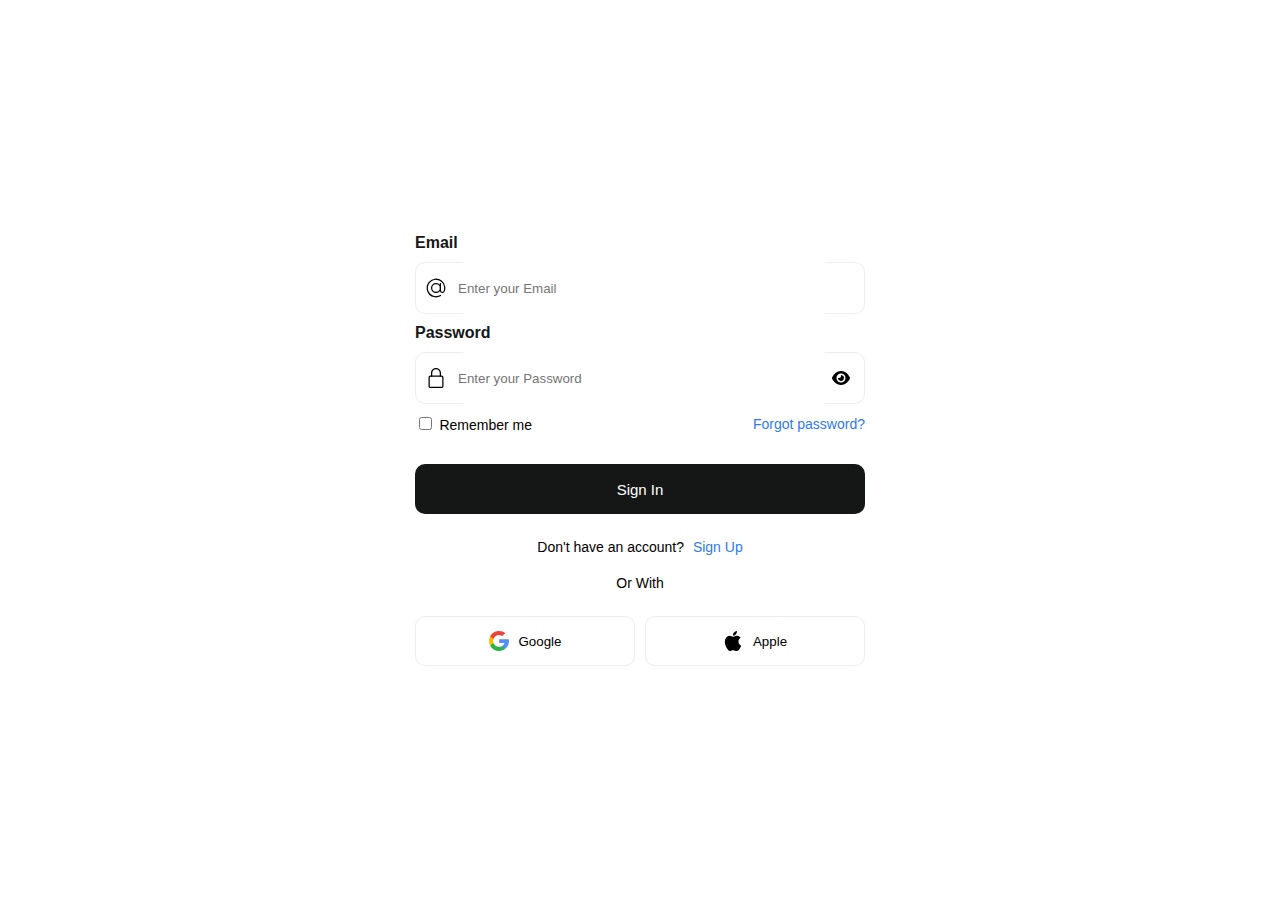
<file: login.html>
<!DOCTYPE html>
<html lang="en">

<head>
    <meta charset="UTF-8">
    <meta name="viewport" content="width=device-width, initial-scale=1.0">
    <title>Login</title>
    <link rel="stylesheet" href="style.css">
</head>

<body>
    <form class="form">
        <div class="flex-column">
            <label>Email </label>
        </div>
        <div class="inputForm">
            <svg height="20" viewBox="0 0 32 32" width="20" xmlns="http://www.w3.org/2000/svg">
                <g id="Layer_3" data-name="Layer 3">
                    <path
                        d="m30.853 13.87a15 15 0 0 0 -29.729 4.082 15.1 15.1 0 0 0 12.876 12.918 15.6 15.6 0 0 0 2.016.13 14.85 14.85 0 0 0 7.715-2.145 1 1 0 1 0 -1.031-1.711 13.007 13.007 0 1 1 5.458-6.529 2.149 2.149 0 0 1 -4.158-.759v-10.856a1 1 0 0 0 -2 0v1.726a8 8 0 1 0 .2 10.325 4.135 4.135 0 0 0 7.83.274 15.2 15.2 0 0 0 .823-7.455zm-14.853 8.13a6 6 0 1 1 6-6 6.006 6.006 0 0 1 -6 6z">
                    </path>
                </g>
            </svg>
            <input type="text" class="input" placeholder="Enter your Email">
        </div>

        <div class="flex-column">
            <label>Password </label>
        </div>
        <div class="inputForm">
            <svg height="20" viewBox="-64 0 512 512" width="20" xmlns="http://www.w3.org/2000/svg">
                <path
                    d="m336 512h-288c-26.453125 0-48-21.523438-48-48v-224c0-26.476562 21.546875-48 48-48h288c26.453125 0 48 21.523438 48 48v224c0 26.476562-21.546875 48-48 48zm-288-288c-8.8125 0-16 7.167969-16 16v224c0 8.832031 7.1875 16 16 16h288c8.8125 0 16-7.167969 16-16v-224c0-8.832031-7.1875-16-16-16zm0 0">
                </path>
                <path
                    d="m304 224c-8.832031 0-16-7.167969-16-16v-80c0-52.929688-43.070312-96-96-96s-96 43.070312-96 96v80c0 8.832031-7.167969 16-16 16s-16-7.167969-16-16v-80c0-70.59375 57.40625-128 128-128s128 57.40625 128 128v80c0 8.832031-7.167969 16-16 16zm0 0">
                </path>
            </svg>
            <input type="password" class="input" placeholder="Enter your Password">
            <svg viewBox="0 0 576 512" height="1em" xmlns="http://www.w3.org/2000/svg">
                <path
                    d="M288 32c-80.8 0-145.5 36.8-192.6 80.6C48.6 156 17.3 208 2.5 243.7c-3.3 7.9-3.3 16.7 0 24.6C17.3 304 48.6 356 95.4 399.4C142.5 443.2 207.2 480 288 480s145.5-36.8 192.6-80.6c46.8-43.5 78.1-95.4 93-131.1c3.3-7.9 3.3-16.7 0-24.6c-14.9-35.7-46.2-87.7-93-131.1C433.5 68.8 368.8 32 288 32zM144 256a144 144 0 1 1 288 0 144 144 0 1 1 -288 0zm144-64c0 35.3-28.7 64-64 64c-7.1 0-13.9-1.2-20.3-3.3c-5.5-1.8-11.9 1.6-11.7 7.4c.3 6.9 1.3 13.8 3.2 20.7c13.7 51.2 66.4 81.6 117.6 67.9s81.6-66.4 67.9-117.6c-11.1-41.5-47.8-69.4-88.6-71.1c-5.8-.2-9.2 6.1-7.4 11.7c2.1 6.4 3.3 13.2 3.3 20.3z">
                </path>
            </svg>
        </div>

        <div class="flex-row">
            <div>
                <input type="checkbox">
                <label>Remember me </label>
            </div>
            <span class="span">Forgot password?</span>
        </div>
        <button class="button-submit">Sign In</button>
        <p class="p">Don't have an account? <span class="span">Sign Up</span>

        </p>
        <p class="p line">Or With</p>

        <div class="flex-row">
            <button class="btn google">
                <svg version="1.1" width="20" id="Layer_1" xmlns="http://www.w3.org/2000/svg"
                    xmlns:xlink="http://www.w3.org/1999/xlink" x="0px" y="0px" viewBox="0 0 512 512"
                    style="enable-background:new 0 0 512 512;" xml:space="preserve">
                    <path style="fill:#FBBB00;" d="M113.47,309.408L95.648,375.94l-65.139,1.378C11.042,341.211,0,299.9,0,256
	c0-42.451,10.324-82.483,28.624-117.732h0.014l57.992,10.632l25.404,57.644c-5.317,15.501-8.215,32.141-8.215,49.456
	C103.821,274.792,107.225,292.797,113.47,309.408z"></path>
                    <path style="fill:#518EF8;" d="M507.527,208.176C510.467,223.662,512,239.655,512,256c0,18.328-1.927,36.206-5.598,53.451
	c-12.462,58.683-45.025,109.925-90.134,146.187l-0.014-0.014l-73.044-3.727l-10.338-64.535
	c29.932-17.554,53.324-45.025,65.646-77.911h-136.89V208.176h138.887L507.527,208.176L507.527,208.176z"></path>
                    <path style="fill:#28B446;" d="M416.253,455.624l0.014,0.014C372.396,490.901,316.666,512,256,512
	c-97.491,0-182.252-54.491-225.491-134.681l82.961-67.91c21.619,57.698,77.278,98.771,142.53,98.771
	c28.047,0,54.323-7.582,76.87-20.818L416.253,455.624z"></path>
                    <path style="fill:#F14336;" d="M419.404,58.936l-82.933,67.896c-23.335-14.586-50.919-23.012-80.471-23.012
	c-66.729,0-123.429,42.957-143.965,102.724l-83.397-68.276h-0.014C71.23,56.123,157.06,0,256,0
	C318.115,0,375.068,22.126,419.404,58.936z"></path>

                </svg>

                Google

            </button><button class="btn apple">
                <svg version="1.1" height="20" width="20" id="Capa_1" xmlns="http://www.w3.org/2000/svg"
                    xmlns:xlink="http://www.w3.org/1999/xlink" x="0px" y="0px" viewBox="0 0 22.773 22.773"
                    style="enable-background:new 0 0 22.773 22.773;" xml:space="preserve">
                    <g>
                        <g>
                            <path
                                d="M15.769,0c0.053,0,0.106,0,0.162,0c0.13,1.606-0.483,2.806-1.228,3.675c-0.731,0.863-1.732,1.7-3.351,1.573 c-0.108-1.583,0.506-2.694,1.25-3.561C13.292,0.879,14.557,0.16,15.769,0z">
                            </path>
                            <path
                                d="M20.67,16.716c0,0.016,0,0.03,0,0.045c-0.455,1.378-1.104,2.559-1.896,3.655c-0.723,0.995-1.609,2.334-3.191,2.334 c-1.367,0-2.275-0.879-3.676-0.903c-1.482-0.024-2.297,0.735-3.652,0.926c-0.155,0-0.31,0-0.462,0 c-0.995-0.144-1.798-0.932-2.383-1.642c-1.725-2.098-3.058-4.808-3.306-8.276c0-0.34,0-0.679,0-1.019 c0.105-2.482,1.311-4.5,2.914-5.478c0.846-0.52,2.009-0.963,3.304-0.765c0.555,0.086,1.122,0.276,1.619,0.464 c0.471,0.181,1.06,0.502,1.618,0.485c0.378-0.011,0.754-0.208,1.135-0.347c1.116-0.403,2.21-0.865,3.652-0.648 c1.733,0.262,2.963,1.032,3.723,2.22c-1.466,0.933-2.625,2.339-2.427,4.74C17.818,14.688,19.086,15.964,20.67,16.716z">
                            </path>
                        </g>
                    </g>
                </svg>

                Apple

            </button>
        </div>
    </form>
</body>
<style>
    .form {
        position: absolute;
        top: 50%;
        left: 50%;
        transform: translate(-50%, -50%);
    }
</style>

</html>
</file>
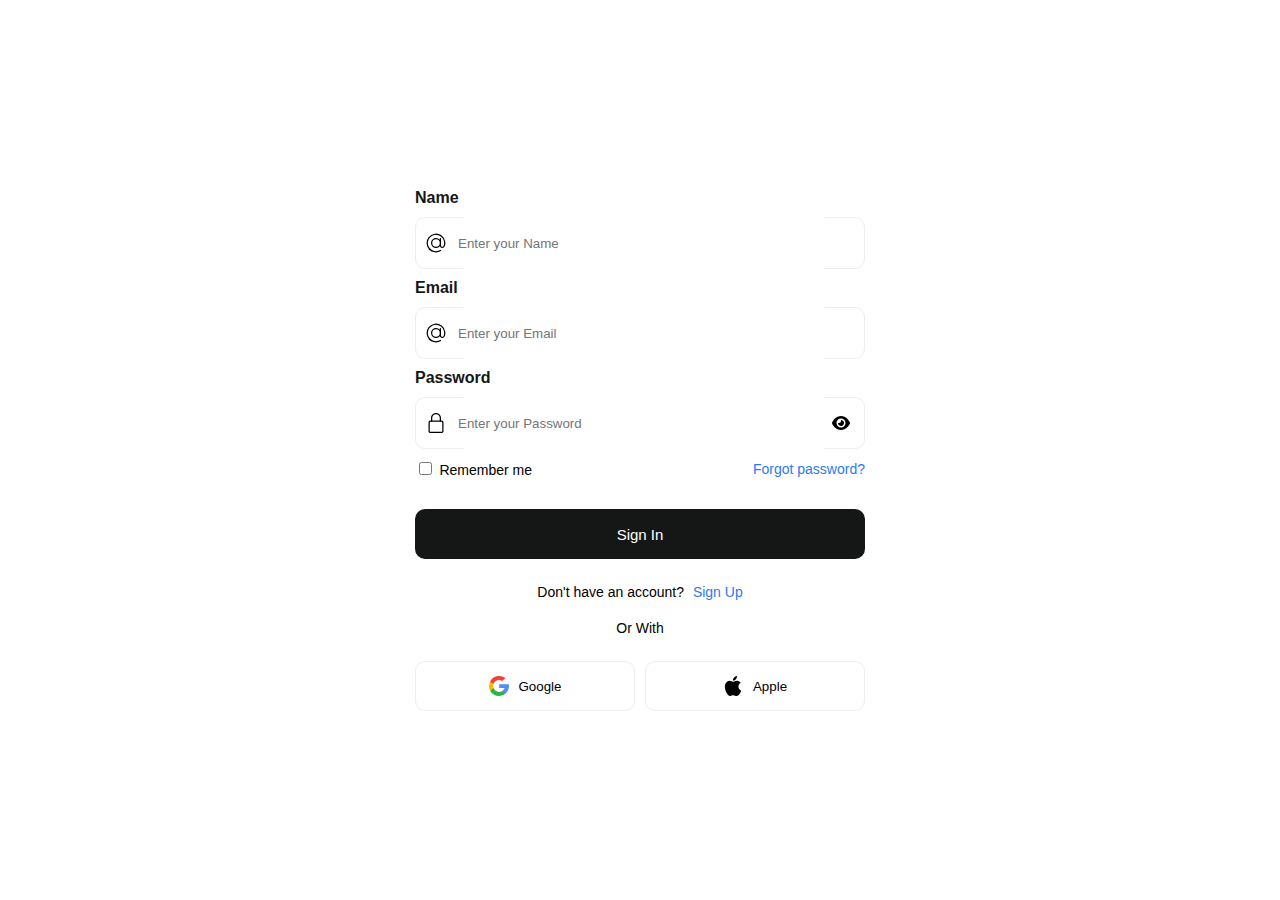
<file: signup.html>
<!DOCTYPE html>
<html lang="en">

<head>
    <meta charset="UTF-8">
    <meta name="viewport" content="width=device-width, initial-scale=1.0">
    <title>Sign up</title>
    <link rel="stylesheet" href="style.css">

</head>

<body>
    <form class="form">
        <div class="flex-column">
            <label>Name </label>
        </div>
        <div class="inputForm">
            <svg height="20" viewBox="0 0 32 32" width="20" xmlns="http://www.w3.org/2000/svg">
                <g id="Layer_3" data-name="Layer 3">
                    <path
                        d="m30.853 13.87a15 15 0 0 0 -29.729 4.082 15.1 15.1 0 0 0 12.876 12.918 15.6 15.6 0 0 0 2.016.13 14.85 14.85 0 0 0 7.715-2.145 1 1 0 1 0 -1.031-1.711 13.007 13.007 0 1 1 5.458-6.529 2.149 2.149 0 0 1 -4.158-.759v-10.856a1 1 0 0 0 -2 0v1.726a8 8 0 1 0 .2 10.325 4.135 4.135 0 0 0 7.83.274 15.2 15.2 0 0 0 .823-7.455zm-14.853 8.13a6 6 0 1 1 6-6 6.006 6.006 0 0 1 -6 6z">
                    </path>
                </g>
            </svg>
            <input type="text" class="input" placeholder="Enter your Name">
        </div>
        <div class="flex-column">
            <label>Email </label>
        </div>
        <div class="inputForm">
            <svg height="20" viewBox="0 0 32 32" width="20" xmlns="http://www.w3.org/2000/svg">
                <g id="Layer_3" data-name="Layer 3">
                    <path
                        d="m30.853 13.87a15 15 0 0 0 -29.729 4.082 15.1 15.1 0 0 0 12.876 12.918 15.6 15.6 0 0 0 2.016.13 14.85 14.85 0 0 0 7.715-2.145 1 1 0 1 0 -1.031-1.711 13.007 13.007 0 1 1 5.458-6.529 2.149 2.149 0 0 1 -4.158-.759v-10.856a1 1 0 0 0 -2 0v1.726a8 8 0 1 0 .2 10.325 4.135 4.135 0 0 0 7.83.274 15.2 15.2 0 0 0 .823-7.455zm-14.853 8.13a6 6 0 1 1 6-6 6.006 6.006 0 0 1 -6 6z">
                    </path>
                </g>
            </svg>
            <input type="text" class="input" placeholder="Enter your Email">
        </div>

        <div class="flex-column">
            <label>Password </label>
        </div>
        <div class="inputForm">
            <svg height="20" viewBox="-64 0 512 512" width="20" xmlns="http://www.w3.org/2000/svg">
                <path
                    d="m336 512h-288c-26.453125 0-48-21.523438-48-48v-224c0-26.476562 21.546875-48 48-48h288c26.453125 0 48 21.523438 48 48v224c0 26.476562-21.546875 48-48 48zm-288-288c-8.8125 0-16 7.167969-16 16v224c0 8.832031 7.1875 16 16 16h288c8.8125 0 16-7.167969 16-16v-224c0-8.832031-7.1875-16-16-16zm0 0">
                </path>
                <path
                    d="m304 224c-8.832031 0-16-7.167969-16-16v-80c0-52.929688-43.070312-96-96-96s-96 43.070312-96 96v80c0 8.832031-7.167969 16-16 16s-16-7.167969-16-16v-80c0-70.59375 57.40625-128 128-128s128 57.40625 128 128v80c0 8.832031-7.167969 16-16 16zm0 0">
                </path>
            </svg>
            <input type="password" class="input" placeholder="Enter your Password">
            <svg viewBox="0 0 576 512" height="1em" xmlns="http://www.w3.org/2000/svg">
                <path
                    d="M288 32c-80.8 0-145.5 36.8-192.6 80.6C48.6 156 17.3 208 2.5 243.7c-3.3 7.9-3.3 16.7 0 24.6C17.3 304 48.6 356 95.4 399.4C142.5 443.2 207.2 480 288 480s145.5-36.8 192.6-80.6c46.8-43.5 78.1-95.4 93-131.1c3.3-7.9 3.3-16.7 0-24.6c-14.9-35.7-46.2-87.7-93-131.1C433.5 68.8 368.8 32 288 32zM144 256a144 144 0 1 1 288 0 144 144 0 1 1 -288 0zm144-64c0 35.3-28.7 64-64 64c-7.1 0-13.9-1.2-20.3-3.3c-5.5-1.8-11.9 1.6-11.7 7.4c.3 6.9 1.3 13.8 3.2 20.7c13.7 51.2 66.4 81.6 117.6 67.9s81.6-66.4 67.9-117.6c-11.1-41.5-47.8-69.4-88.6-71.1c-5.8-.2-9.2 6.1-7.4 11.7c2.1 6.4 3.3 13.2 3.3 20.3z">
                </path>
            </svg>
        </div>

        <div class="flex-row">
            <div>
                <input type="checkbox">
                <label>Remember me </label>
            </div>
            <span class="span">Forgot password?</span>
        </div>
        <button class="button-submit">Sign In</button>
        <p class="p">Don't have an account? <span class="span">Sign Up</span>

        </p>
        <p class="p line">Or With</p>

        <div class="flex-row">
            <button class="btn google">
                <svg version="1.1" width="20" id="Layer_1" xmlns="http://www.w3.org/2000/svg"
                    xmlns:xlink="http://www.w3.org/1999/xlink" x="0px" y="0px" viewBox="0 0 512 512"
                    style="enable-background:new 0 0 512 512;" xml:space="preserve">
                    <path style="fill:#FBBB00;" d="M113.47,309.408L95.648,375.94l-65.139,1.378C11.042,341.211,0,299.9,0,256
	c0-42.451,10.324-82.483,28.624-117.732h0.014l57.992,10.632l25.404,57.644c-5.317,15.501-8.215,32.141-8.215,49.456
	C103.821,274.792,107.225,292.797,113.47,309.408z"></path>
                    <path style="fill:#518EF8;" d="M507.527,208.176C510.467,223.662,512,239.655,512,256c0,18.328-1.927,36.206-5.598,53.451
	c-12.462,58.683-45.025,109.925-90.134,146.187l-0.014-0.014l-73.044-3.727l-10.338-64.535
	c29.932-17.554,53.324-45.025,65.646-77.911h-136.89V208.176h138.887L507.527,208.176L507.527,208.176z"></path>
                    <path style="fill:#28B446;" d="M416.253,455.624l0.014,0.014C372.396,490.901,316.666,512,256,512
	c-97.491,0-182.252-54.491-225.491-134.681l82.961-67.91c21.619,57.698,77.278,98.771,142.53,98.771
	c28.047,0,54.323-7.582,76.87-20.818L416.253,455.624z"></path>
                    <path style="fill:#F14336;" d="M419.404,58.936l-82.933,67.896c-23.335-14.586-50.919-23.012-80.471-23.012
	c-66.729,0-123.429,42.957-143.965,102.724l-83.397-68.276h-0.014C71.23,56.123,157.06,0,256,0
	C318.115,0,375.068,22.126,419.404,58.936z"></path>

                </svg>

                Google

            </button><button class="btn apple">
                <svg version="1.1" height="20" width="20" id="Capa_1" xmlns="http://www.w3.org/2000/svg"
                    xmlns:xlink="http://www.w3.org/1999/xlink" x="0px" y="0px" viewBox="0 0 22.773 22.773"
                    style="enable-background:new 0 0 22.773 22.773;" xml:space="preserve">
                    <g>
                        <g>
                            <path
                                d="M15.769,0c0.053,0,0.106,0,0.162,0c0.13,1.606-0.483,2.806-1.228,3.675c-0.731,0.863-1.732,1.7-3.351,1.573 c-0.108-1.583,0.506-2.694,1.25-3.561C13.292,0.879,14.557,0.16,15.769,0z">
                            </path>
                            <path
                                d="M20.67,16.716c0,0.016,0,0.03,0,0.045c-0.455,1.378-1.104,2.559-1.896,3.655c-0.723,0.995-1.609,2.334-3.191,2.334 c-1.367,0-2.275-0.879-3.676-0.903c-1.482-0.024-2.297,0.735-3.652,0.926c-0.155,0-0.31,0-0.462,0 c-0.995-0.144-1.798-0.932-2.383-1.642c-1.725-2.098-3.058-4.808-3.306-8.276c0-0.34,0-0.679,0-1.019 c0.105-2.482,1.311-4.5,2.914-5.478c0.846-0.52,2.009-0.963,3.304-0.765c0.555,0.086,1.122,0.276,1.619,0.464 c0.471,0.181,1.06,0.502,1.618,0.485c0.378-0.011,0.754-0.208,1.135-0.347c1.116-0.403,2.21-0.865,3.652-0.648 c1.733,0.262,2.963,1.032,3.723,2.22c-1.466,0.933-2.625,2.339-2.427,4.74C17.818,14.688,19.086,15.964,20.67,16.716z">
                            </path>
                        </g>
                    </g>
                </svg>

                Apple

            </button>
        </div>
    </form>
    <style>
        .form {
            position: absolute;
            top: 50%;
            left: 50%;
            transform: translate(-50%, -50%);
        }
    </style>
</body>

</html>
</file>
<file: style.css>
/* From Uiverse.io by micaelgomestavares */ 
.form {
    display: flex;
    flex-direction: column;
    gap: 10px;
    background-color: #ffffff;
    padding: 30px;
    width: 450px;
    border-radius: 20px;
    font-family: -apple-system, BlinkMacSystemFont, 'Segoe UI', Roboto, Oxygen, Ubuntu, Cantarell, 'Open Sans', 'Helvetica Neue', sans-serif;
  }
  
  ::placeholder {
    font-family: -apple-system, BlinkMacSystemFont, 'Segoe UI', Roboto, Oxygen, Ubuntu, Cantarell, 'Open Sans', 'Helvetica Neue', sans-serif;
  }
  
  .form button {
    align-self: flex-end;
  }
  
  .flex-column > label {
    color: #151717;
    font-weight: 600;
  }
  
  .inputForm {
    border: 1.5px solid #ecedec;
    border-radius: 10px;
    height: 50px;
    display: flex;
    align-items: center;
    padding-left: 10px;
    transition: 0.2s ease-in-out;
  }
  
  .input {
    margin-left: 10px;
    border-radius: 10px;
    border: none;
    width: 85%;
    height: 100%;
  }
  
  .input:focus {
    outline: none;
  }
  
  .inputForm:focus-within {
    border: 1.5px solid #2d79f3;
  }
  
  .flex-row {
    display: flex;
    flex-direction: row;
    align-items: center;
    gap: 10px;
    justify-content: space-between;
  }
  
  .flex-row > div > label {
    font-size: 14px;
    color: black;
    font-weight: 400;
  }
  
  .span {
    font-size: 14px;
    margin-left: 5px;
    color: #2d79f3;
    font-weight: 500;
    cursor: pointer;
  }
  
  .button-submit {
    margin: 20px 0 10px 0;
    background-color: #151717;
    border: none;
    color: white;
    font-size: 15px;
    font-weight: 500;
    border-radius: 10px;
    height: 50px;
    width: 100%;
    cursor: pointer;
  }
  
  .button-submit:hover {
    background-color: #252727;
  }
  
  .p {
    text-align: center;
    color: black;
    font-size: 14px;
    margin: 5px 0;
  }
  
  .btn {
    margin-top: 10px;
    width: 100%;
    height: 50px;
    border-radius: 10px;
    display: flex;
    justify-content: center;
    align-items: center;
    font-weight: 500;
    gap: 10px;
    border: 1px solid #ededef;
    background-color: white;
    cursor: pointer;
    transition: 0.2s ease-in-out;
  }
  
  .btn:hover {
    border: 1px solid #2d79f3;
    ;
  }
</file>
